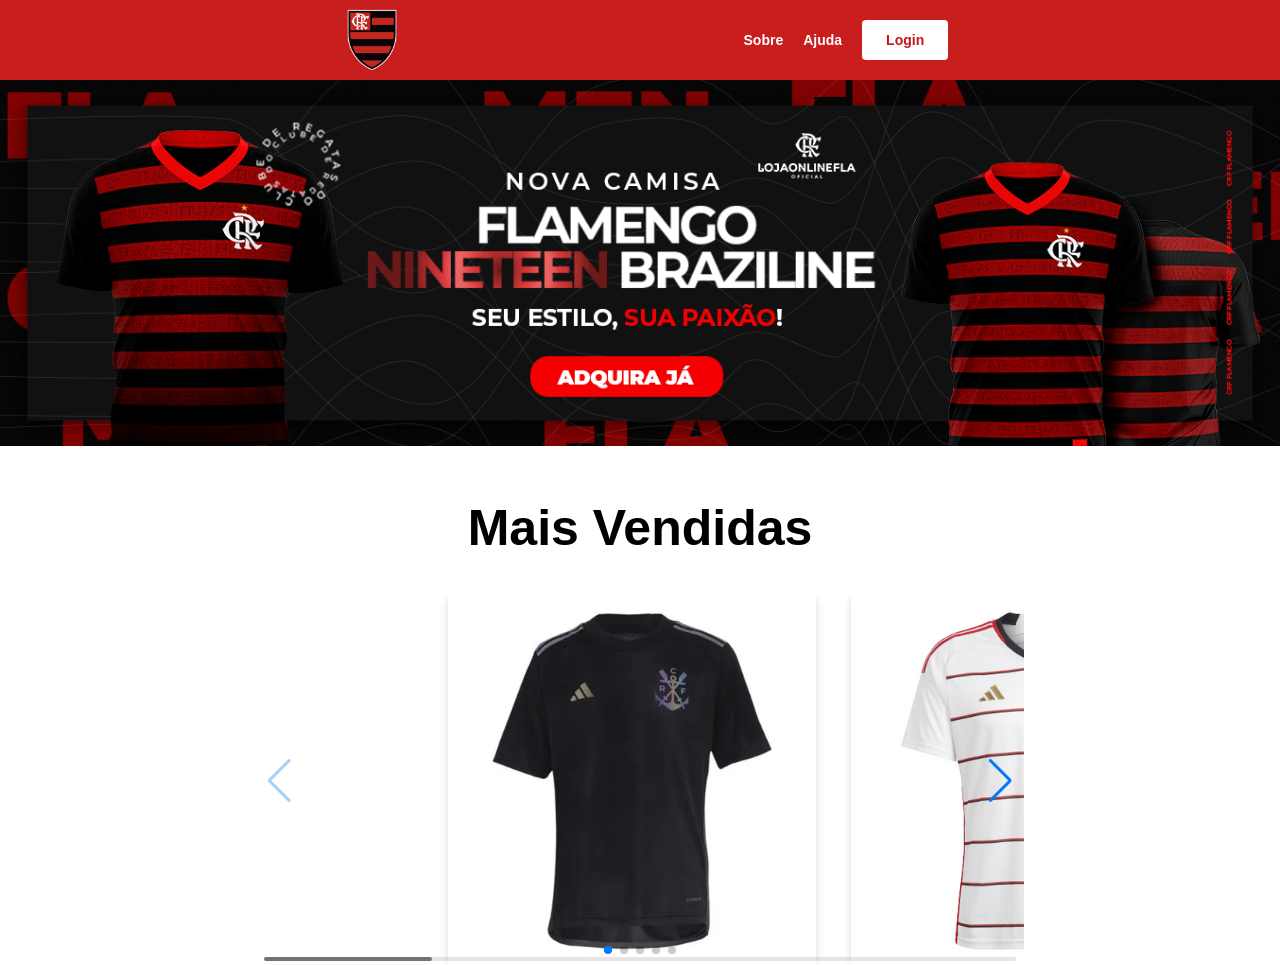
<file: index.html>
<!DOCTYPE html>
<html lang="en">
  <head>
    <meta charset="UTF-8" />
    <meta name="viewport" content="width=device-width, initial-scale=1.0" />
    <title>Document</title>
    <link rel="stylesheet" href="./styles/style.css" />
    <link rel="stylesheet" href="https://cdn.jsdelivr.net/npm/swiper@11/swiper-bundle.min.css"
    />
    <script src="https://cdn.jsdelivr.net/npm/swiper@11/swiper-bundle.min.js"></script>
    
  </head>
  <body>
    <header class="header">
      <div class="cabeça">
        <div class="logo">
          <a target="_self" href="./index.html">
            <img class="fla" src="./assets/fla-logo.png" />
          </a>
        </div>
        <div class="registro">
          <a class= "sobre" target="_self" href="./sobre.html"> Sobre </a>
          <p></p>
          <a class="ajuda" target="_blank" href="./help.html"> Ajuda </a>
          <p></p>
          <a class= "login" target="_self" href="./login.html"> Login </a>
        </div>
      </div>
    </header>

    <footer class="footer">
      <div>
        <a target="_blank" href="./compra.html">
          <img class="propaganda" src="./assets/Artboard_1.png" />
        </a>
      </div>
    </footer>
    <div>
        <div class="h2">
            <h2>Mais Vendidas</h2>
        </div>
    <div class="swiper mySwiper">
      <div class="swiper-wrapper">
        <div class="swiper-slide">
          <div class="card">
            <img src="./assets/Blusapreta.jpg" />
          </div>
        </div>
        <div class="swiper-slide">
          <div class="card">
            <img src="./assets/blusalistrada.png" />
          </div>
        </div>
        <div class="swiper-slide">
          <div class="card">
            <img src="./assets/blusapadrao.png" />
          </div>
        </div>
        <div class="swiper-slide">
          <div class="card">
            <img src="./assets/short.jpg" />
          </div>
        </div>
        <div class="swiper-slide">
          <div class="card">
            <img src="/assets/jaqueta.jpg" />
          </div>
        </div>
        <div class="swiper-slide">
          <div class="card">
            <img src="./assets/meia.jpg" />
          </div>
        </div>
        <div class="swiper-slide">
          <div class="card">
            <img src="./assets/blusabranca.jpg" />
          </div>
        </div>
        <div class="swiper-slide">
          <div class="card">
            <img src="./assets/jaquetafeminia.jpg" />
          </div>
        </div>
        <div class="swiper-slide">
          <div class="card">
            <img src="./assets/vestido.jpg" />
          </div>
        </div>
      </div>
      <div class="swiper-button-next"></div>
      <div class="swiper-button-prev"></div>
      <div class="swiper-scrollbar"></div>
      <div class="swiper-pagination"></div>
    </div>
</div>
    <script src="https://cdn.jsdelivr.net/npm/swiper@11/swiper-bundle.min.js"></script>

    <script>
      var swiper = new Swiper(".mySwiper", {
        slidesPerView: 1,
        centeredSlides: false,
        slidesPerGroupSkip: 1,
        grabCursor: true,
        keyboard: {
          enabled: true,
        },
        breakpoints: {
          769: {
            slidesPerView: 2,
            slidesPerGroup: 2,
          },
        },
        scrollbar: {
          el: ".swiper-scrollbar",
        },
        navigation: {
          nextEl: ".swiper-button-next",
          prevEl: ".swiper-button-prev",
        },
        pagination: {
          el: ".swiper-pagination",
          clickable: true,
        },
      });
    </script>
  </body>
</html>
</file>
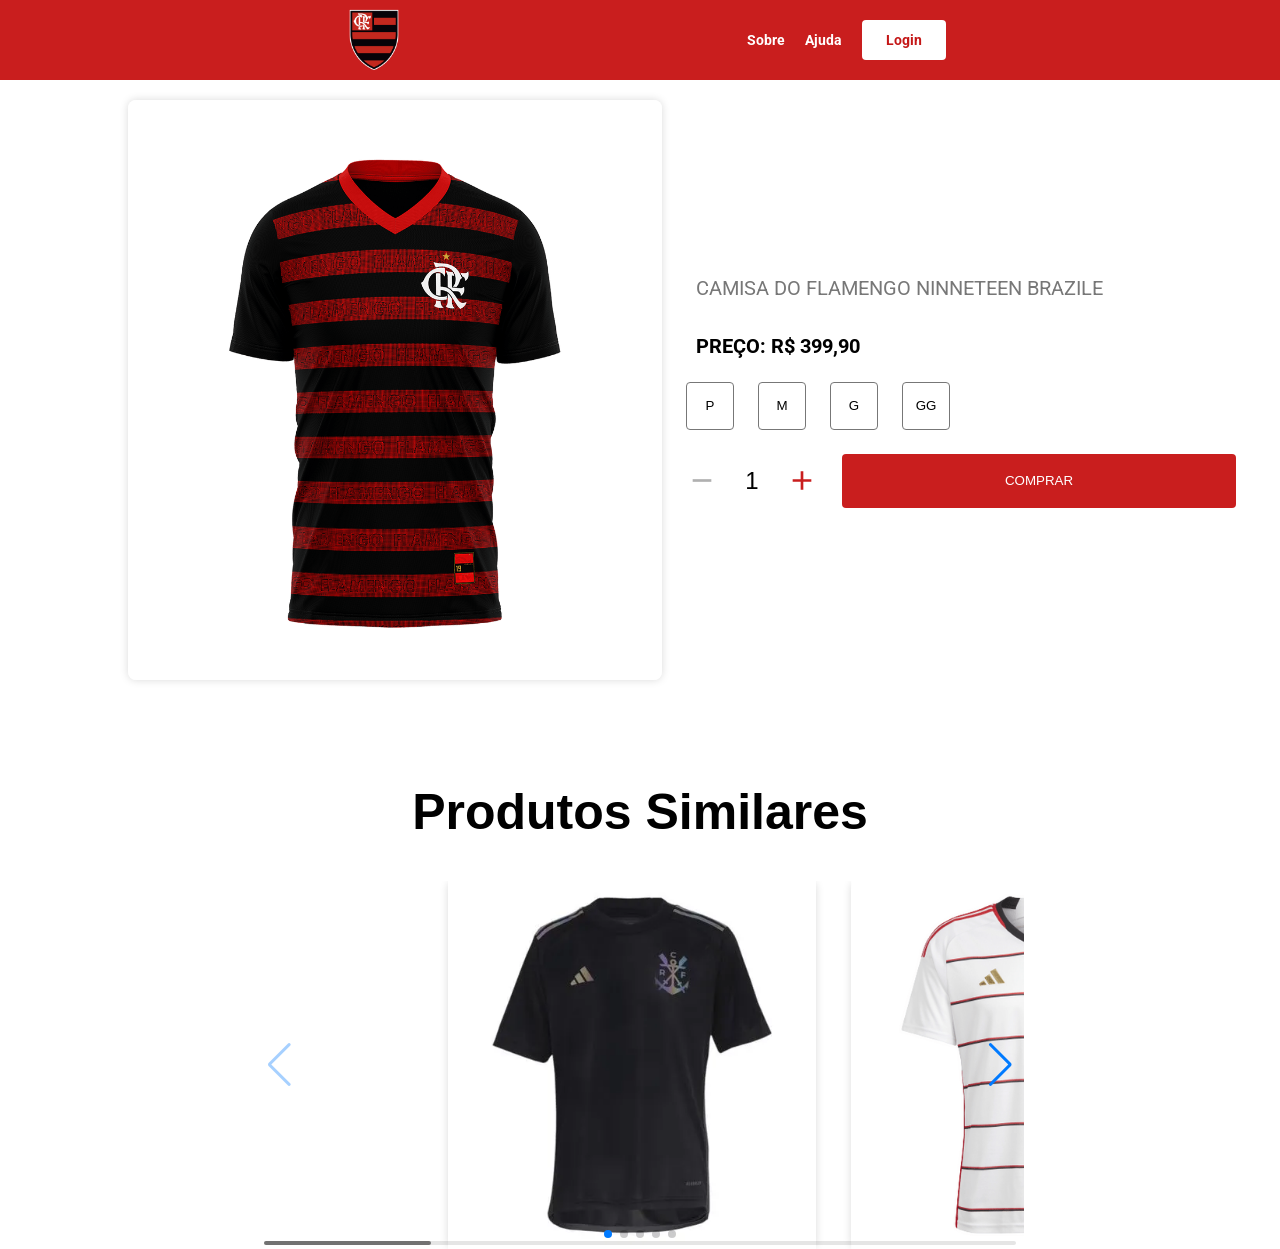
<file: compra.html>
<!DOCTYPE html>
<html lang="en">
  <head>
    <meta charset="UTF-8" />
    <meta name="viewport" content="width=device-width, initial-scale=1.0" />
    <link rel="stylesheet" href="./styles/style.css" />
    <link rel="stylesheet" href="https://cdn.jsdelivr.net/npm/swiper@11/swiper-bundle.min.css"
    />
    <title>Document</title>
    <link rel="stylesheet" href="./styles/compra.css" />

  </head>
  <body>
    <header class="header">
      <div class="cabeça">
        <div class="logo">
          <a target="_self" href="./index.html">
            <img class="fla" src="./assets/fla-logo.png" />
          </a>
        </div>
        <div class="registro">
          <a class= "sobre" target="_self" href="./sobre.html"> Sobre </a>
          <p></p>
          <a class="ajuda" target="_blank" href="./help.html"> Ajuda </a>
          <p></p>
          <a class= "login" target="_self" href="./login.html"> Login </a>
        </div>
      </div>
    </header>

    <main>
      <div class="venda">
        <div class="blusa-container">
          <img class="blusa" src="./assets/blusa.png" alt="" />
        </div>

        <div class="descricao">
          <p class="title">
            Camisa do Flamengo Ninneteen Brazile
          </p>

          <p class="preco">Preço: R$ 399,90</p>

          <!-- Botões para tamanhos de camisa -->
          <div class="size-buttons">
            <button class="size-button" onclick="selectSize('P')">P</button>
            <button class="size-button" onclick="selectSize('M')">M</button>
            <button class="size-button" onclick="selectSize('G')">G</button>
            <button class="size-button" onclick="selectSize('GG')">GG</button>
          </div>

          <!-- Botão de comprar -->
          <div class="buy-container">
            <img src="./assets/remove.svg" alt="" class="minus">
            <input type="text" readonly value="1">
            <img src="./assets/add.svg" class="plus">
            <button class="buy-button" onclick="selectSize('COMPRAR')">COMPRAR</button>
          </div>
        </div>
      </div>
    </main>

    <script>
      // Adapte esta função conforme necessário para lidar com o tamanho selecionado
      function selectSize(size) {
        alert('Você selecionou o tamanho: ' + size);
        // Adicione aqui a lógica para lidar com o tamanho selecionado
      }
    </script>

    
<div>
  <div class="h2">
      <h2>Produtos Similares</h2>
  </div>
<div class="swiper mySwiper">
<div class="swiper-wrapper">
  <div class="swiper-slide">
    <div class="card">
      <img src="./assets/Blusapreta.jpg" />
    </div>
  </div>
  <div class="swiper-slide">
    <div class="card">
      <img src="./assets/blusalistrada.png" />
    </div>
  </div>
  <div class="swiper-slide">
    <div class="card">
      <img src="./assets/blusapadrao.png" />
    </div>
  </div>
  <div class="swiper-slide">
    <div class="card">
      <img src="./assets/short.jpg" />
    </div>
  </div>
  <div class="swiper-slide">
    <div class="card">
      <img src="/assets/jaqueta.jpg" />
    </div>
  </div>
  <div class="swiper-slide">
    <div class="card">
      <img src="./assets/meia.jpg" />
    </div>
  </div>
  <div class="swiper-slide">
    <div class="card">
      <img src="./assets/blusabranca.jpg" />
    </div>
  </div>
  <div class="swiper-slide">
    <div class="card">
      <img src="./assets/jaquetafeminia.jpg" />
    </div>
  </div>
  <div class="swiper-slide">
    <div class="card">
      <img src="./assets/vestido.jpg" />
    </div>
  </div>
</div>
<div class="swiper-button-next"></div>
<div class="swiper-button-prev"></div>
<div class="swiper-scrollbar"></div>
<div class="swiper-pagination"></div>
</div>
</div>
<script src="https://cdn.jsdelivr.net/npm/swiper@11/swiper-bundle.min.js"></script>

<script>
var swiper = new Swiper(".mySwiper", {
  slidesPerView: 1,
  centeredSlides: false,
  slidesPerGroupSkip: 1,
  grabCursor: true,
  keyboard: {
    enabled: true,
  },
  breakpoints: {
    769: {
      slidesPerView: 2,
      slidesPerGroup: 2,
    },
  },
  scrollbar: {
    el: ".swiper-scrollbar",
  },
  navigation: {
    nextEl: ".swiper-button-next",
    prevEl: ".swiper-button-prev",
  },
  pagination: {
    el: ".swiper-pagination",
    clickable: true,
  },
});
</script>
  </body>
</html>
</file>
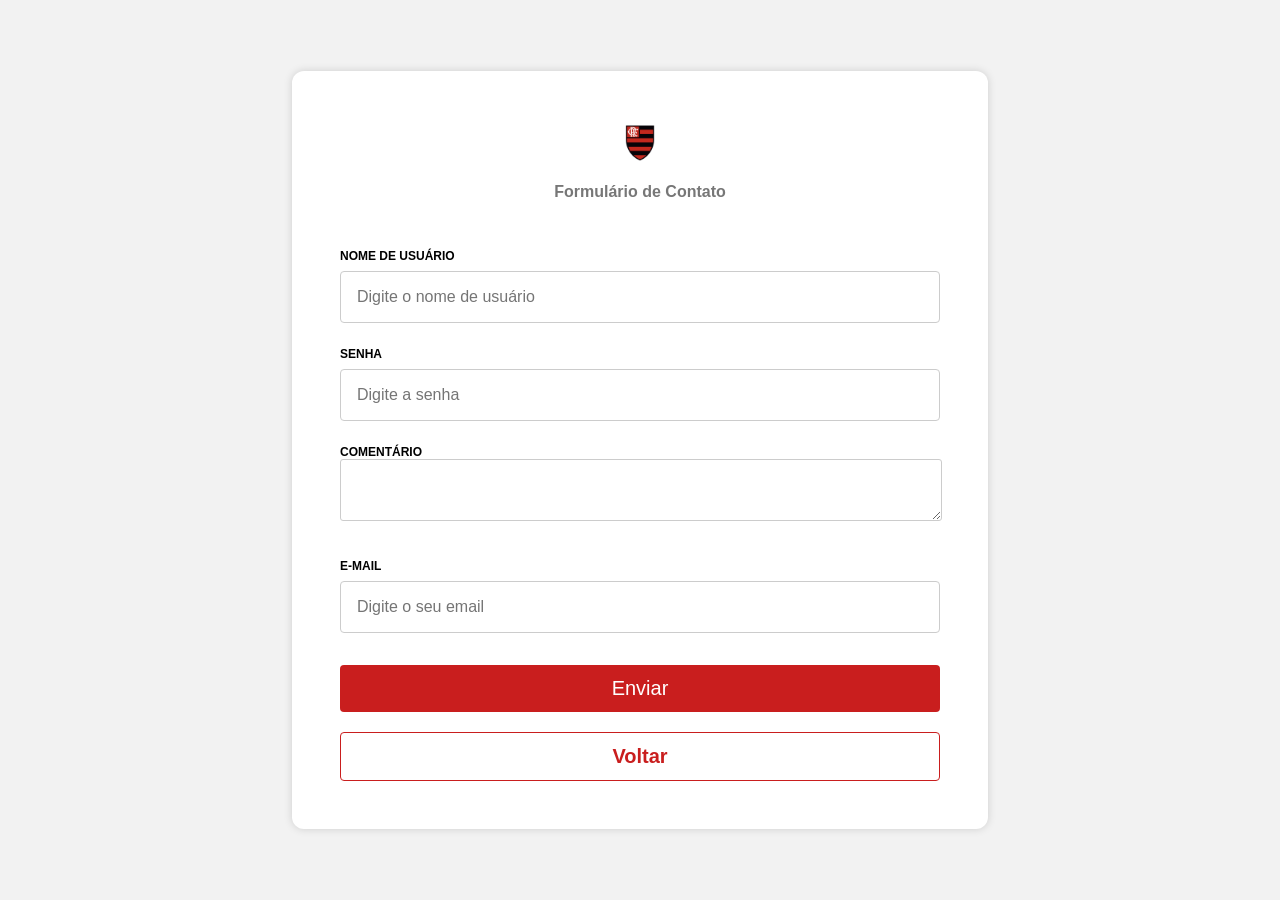
<file: help.html>
<!DOCTYPE html>
<html lang="en">
<head>
    <meta charset="UTF-8">
    <meta name="viewport" content="width=device-width, initial-scale=1.0">
    <title>Document</title>
    <link rel="stylesheet" href="./styles/help.css">
</head>
<body>
    <main>
        <div class="login-container">
            <header class="header-container">
                <img class="fla" src="./assets/fla-logo.png" />
                <h2>Formulário de Contato</h2>
            </header>
            <form>
                <div class="input-container">
                    <h3 class="input-title">
                        Nome de Usuário
                    </h3>
                    <input type="text" placeholder="Digite o nome de usuário">
                </div>
                <div class="input-container">
                    <h3 class="input-title">
                      Senha
                    </h3>
                    <input type="text" placeholder="Digite a senha">
                </div>
                <div class="input-container">
                    <h3 class="input-title" for="duvida">Comentário</h3>
                    <textarea id="duvida" name="duvida" rows="4" required></textarea>
                </div>
                <div class="input-container">
                    <h3 class="input-title" for="email">E-mail</h3>
                    <input type="email" id="email" name="email" placeholder="Digite o seu email" required>
                </div>
            </form>
                <div class="buttons-container">
                    <button class="enter">Enviar</button>
                    <a class="return" target="_self" href="./index.html">Voltar</a>
                </div>
            </div>
            </div>
            </form>           
        </div>
    </main>
</body>
</html>
</file>
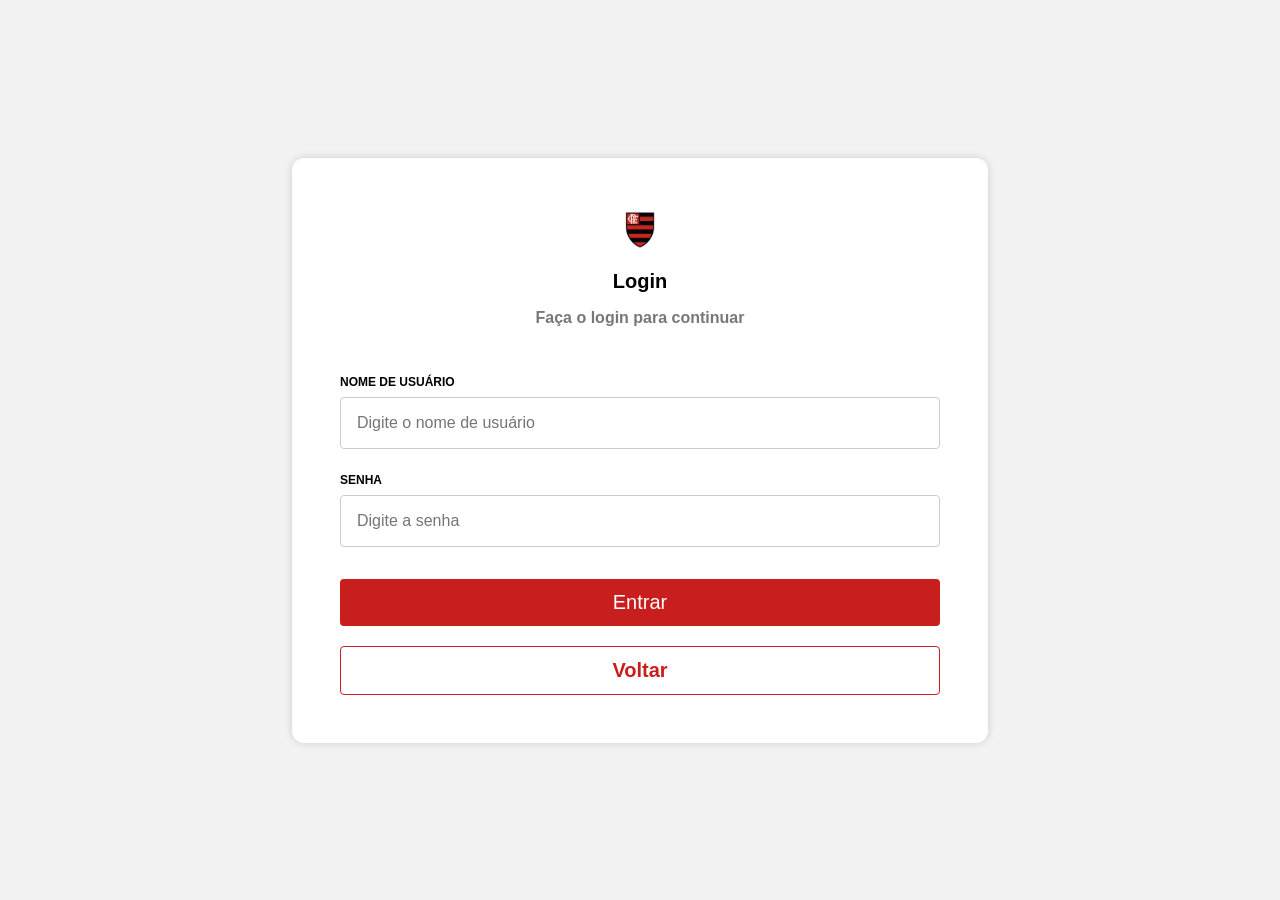
<file: login.html>
<!DOCTYPE html>
<html lang="en">
<head>
    <meta charset="UTF-8">
    <meta name="viewport" content="width=device-width, initial-scale=1.0">
    <title>Document</title>
    <link rel="stylesheet" href="./styles/login.css">
</head>
<body>
    <main>
        <div class="login-container">
            <header class="header-container">
                <img class="fla" src="./assets/fla-logo.png" />
                <h1>Login</h1>
                <h2>Faça o login para continuar</h2>
            </header>
            <form>
                <div class="input-container">
                    <h3 class="input-title">
                        Nome de Usuário
                    </h3>
                    <input type="text" placeholder="Digite o nome de usuário">
                </div>
                <div class="input-container">
                    <h3 class="input-title">
                      Senha
                    </h3>
                    <input type="text" placeholder="Digite a senha">
                </div>
            </form>

            <div class="buttons-container">
                <button class="enter">Entrar</button>
                <a class="return" target="_self" href="./index.html">Voltar</a>
            </div>
        </div>
    </main>
</body>
</html>
</file>
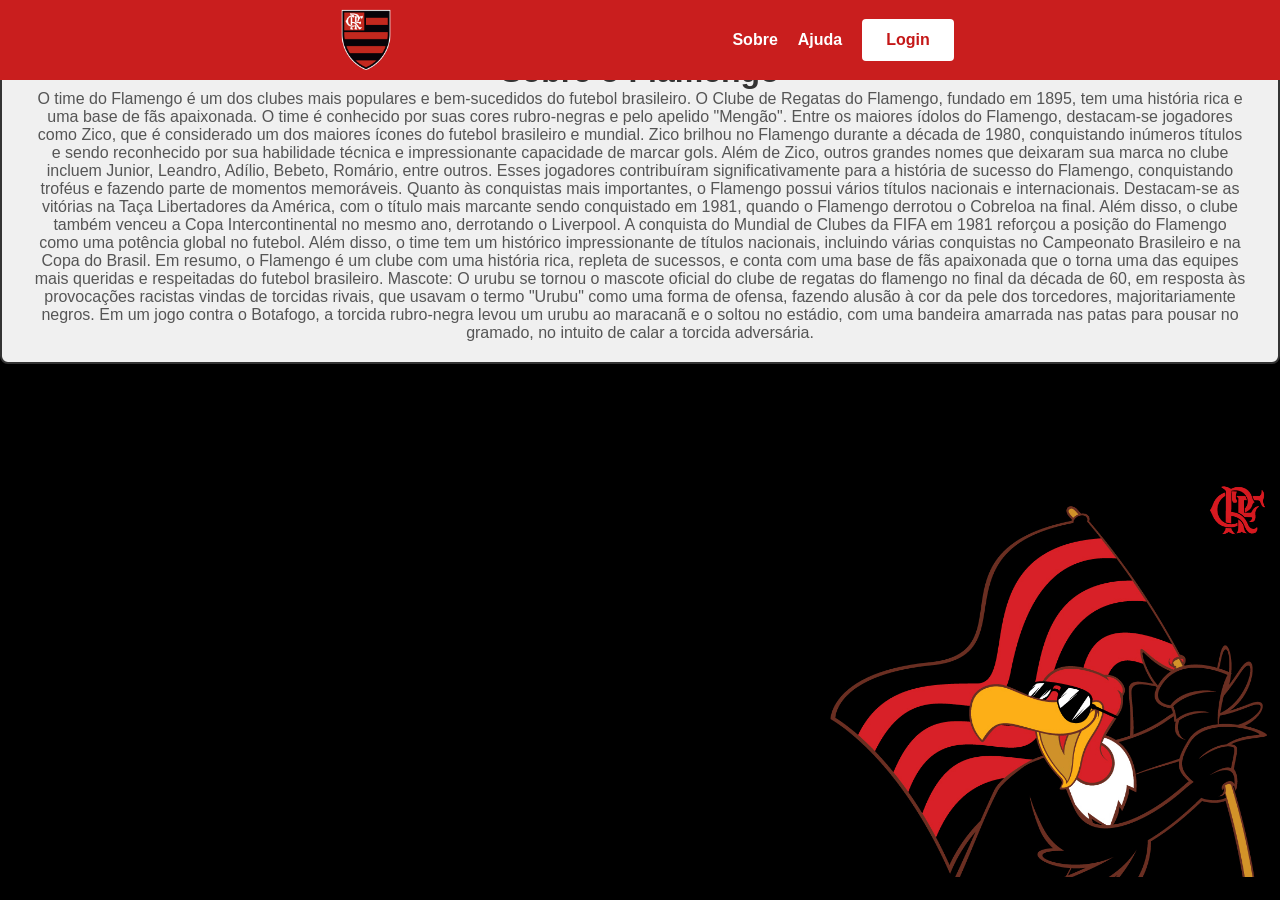
<file: sobre.html>
<!DOCTYPE html>
<html lang="en">
<head>
    <meta charset="UTF-8">
    <meta name="viewport" content="width=device-width, initial-scale=1.0">
    <title>Document</title>
    <link rel="stylesheet" href="./styles/sobre.css">
</head>
<body>
    <header class="header">
        <div class="cabeça">
            <div class="logo">
                <a target="_self" href="./index.html">
                    <img class="fla" src="./assets/fla-logo.png">
                </a>
            </div>
            <div class="registro">
                <a class= "sobre" target="_self" href="./sobre.html"> Sobre </a>
                <p></p>
                <a class="ajuda" target="_blank" href="./help.html"> Ajuda </a>
                <p></p>
                <a class= "login" target="_self" href="./login.html"> Login </a>
              </div>
    </header>
    <div class="wrapper">
        <div class="content">
          <h1>Sobre o Flamengo</h1>
          <p>O time do Flamengo é um dos clubes mais populares e bem-sucedidos do futebol brasileiro. O Clube de Regatas do Flamengo, fundado em 1895, tem uma história rica e uma base de fãs apaixonada. O time é conhecido por suas cores rubro-negras e pelo apelido "Mengão".
            Entre os maiores ídolos do Flamengo, destacam-se jogadores como Zico, que é considerado um dos maiores ícones do futebol brasileiro e mundial. Zico brilhou no Flamengo durante a década de 1980, conquistando inúmeros títulos e sendo reconhecido por sua habilidade técnica e impressionante capacidade de marcar gols.       
            Além de Zico, outros grandes nomes que deixaram sua marca no clube incluem Junior, Leandro, Adílio, Bebeto, Romário, entre outros. Esses jogadores contribuíram significativamente para a história de sucesso do Flamengo, conquistando troféus e fazendo parte de momentos memoráveis.
            Quanto às conquistas mais importantes, o Flamengo possui vários títulos nacionais e internacionais. Destacam-se as vitórias na Taça Libertadores da América, com o título mais marcante sendo conquistado em 1981, quando o Flamengo derrotou o Cobreloa na final. Além disso, o clube também venceu a Copa Intercontinental no mesmo ano, derrotando o Liverpool.
            A conquista do Mundial de Clubes da FIFA em 1981 reforçou a posição do Flamengo como uma potência global no futebol. Além disso, o time tem um histórico impressionante de títulos nacionais, incluindo várias conquistas no Campeonato Brasileiro e na Copa do Brasil.
            Em resumo, o Flamengo é um clube com uma história rica, repleta de sucessos, e conta com uma base de fãs apaixonada que o torna uma das equipes mais queridas e respeitadas do futebol brasileiro.
             
            Mascote:
            
            O urubu se tornou o mascote oficial do clube de regatas do flamengo no final da década de 60, em resposta às provocações racistas vindas de torcidas rivais, que usavam o termo "Urubu" como uma forma de ofensa, fazendo alusão à cor da pele dos torcedores, majoritariamente negros.
            Em um jogo contra o Botafogo, a torcida rubro-negra levou um urubu ao maracanã e o soltou no estádio, com uma bandeira amarrada nas patas para pousar no gramado, no intuito de calar a torcida adversária.</p>
        </div>
      </div>
      <img class="urubu" src="./assets/urubu.png">
</body>
</html>
</file>
<file: styles/style.css>
* {
    padding: 0;
    margin: 0;
}

@import url('https://fonts.googleapis.com/css2?family=Roboto:wght@100;700&display=swap');

header {
    width: 100vw;
    height: 10vh;
    position: fixed;
    top: 0;
}

.cabeça {
    display: flex;
    flex-wrap: nowrap;
    justify-content: space-evenly;    
    align-items: center;
    background-color: rgb(201, 30, 30);
}

.logo {
    display: flex;
    height: 80px;
    width: 80px;
}

.footer {
    flex-wrap: nowrap;
    justify-content: center;
}

.card {
  border-radius: 8px;
  box-shadow: 0px 0px 8px 0px rgba(0, 0, 0, 0.15);
  margin-right: 16px;
}

.card img {
  width: 346px;
  height: auto;
}

.propaganda {
    width: 100vw;
    height: 100%;
    margin-top: 80px ;
}

.fla {
    width: 80px;
    height: 80px;
    object-fit: contain;
}

.registro {
    display: flex;
    justify-content: space-around;
    align-items: center;
}

.ajuda {
  display: flex;
    font-weight: bold;
    font-family:'Roboto', sans-serif;
    text-decoration: none;
    color: #ffffff;
}

.sobre {
  display: flex;
    font-weight: bold;
    font-family:'Roboto', sans-serif;
    text-decoration: none;
    color: #ffffff;
}

.login {
  display: flex;
    font-weight: bold;
    font-family:'Roboto', sans-serif;   
    text-decoration: none;
    color: #c41717;
    background-color: rgb(255, 255, 255);
    padding: 12px 24px;
    border-radius: 4px;
}

p {
    margin: 0px 10px;
}

html,
body {
  position: relative;
  height: 100%;
}

body {
  background: #ffffff;
  font-family: Helvetica Neue, Helvetica, Arial, sans-serif;
  font-size: 14px;
  color: #000;
  margin: 0;
  padding: 0;
}

h2 {
    margin-top: 100px;
    font-size: 50px;
    font-family: Helvetica Neue, Helvetica, Arial, sans-serif;
    color: #000000;
    margin: 0 auto;
    margin-top: 50px;
    width: fit-content;
}

.swiper {
  width: 60%;
  height: 100%;
  margin-top: 40px;
}

.swiper-slide {
  display: flex;
  flex-direction: column;
  align-items: center;
  justify-content: center;
  position: relative;
}

.swiper-slide img {
  display: block;
  width: 100%;
}

@media only screen and (min-width: 769px) {
  .swiper-slide:first-child {
    transition: transform 100ms;
  }

  .swiper-slide:first-child img {
    transition: box-shadow 500ms;
  }

  .swiper-slide.swiper-slide-active:first-child {
    transform: translateX(50%);
    z-index: 2;
  }

  .swiper-slide:nth-child(2) {
    transition: transform 100ms;
  }

  .swiper-slide.swiper-slide-next:nth-child(2) {
    transform: translateX(55%);
    z-index: 1;
  }

  .swiper[dir="rtl"] .swiper-slide.swiper-slide-active:first-child {
    transform: translateX(-50%);
  }

  .swiper[dir="rtl"] .swiper-slide.swiper-slide-next:nth-child(2) {
    transform: translateX(-55%);
  }
}
</file>
<file: styles/compra.css>
@import url('https://fonts.googleapis.com/css2?family=Roboto:wght@100;400&display=swap');

* {
    padding: 0;
    margin: 0;
}

header {
    width: 100vw;
    height: 10vh;
    position: fixed;
    top: 0;
}

.cabeça {
    display: flex;
    flex-wrap: nowrap;
    justify-content: space-evenly;    
    align-items: center;
    background-color: rgb(201, 30, 30);
}

.ajuda {
    display: flex;
      font-weight: bold;
      font-family:'Roboto', sans-serif;
      text-decoration: none;
      color: #ffffff;
  }
  
  .sobre {
    display: flex;
      font-weight: bold;
      font-family:'Roboto', sans-serif;
      text-decoration: none;
      color: #ffffff;
  }
  
  .login {
    display: flex;
      font-weight: bold;
      font-family:'Roboto', sans-serif;   
      text-decoration: none;
      color: #c41717;
      background-color: rgb(255, 255, 255);
      padding: 12px 24px;
      border-radius: 4px;
  }

  p {
    margin: 0px 10px;
}

body {
    height: 200px;
}

.logo {
    display: flex;
    height: 80px;
    width: 80px;
}

.fla {
    width: 80px;
    height: 80px;
    object-fit: contain;
}

.registro {
    display: flex;
    justify-content: space-around;
    align-items: center;
}

.venda {
    display: flex;
    align-items: center;
    width: 80%;
    margin: 100px auto;
    gap: 24px;
}

.blusa {
    height: 580px;
    width: 534px;
    border-radius: 8px;
    box-shadow: 0px 0px 8px 0px rgba(0,0,0,0.15);
}

.descricao {
    font-family: 'Roboto', sans-serif;
    text-transform: uppercase;
    display: flex;
    flex-direction: column;
    gap: 24px;
}

.title {
    color: #777;
    font-size: 20px;
    text-align: left;
}

.size-buttons {
    display: flex;
    gap: 24px;
  }
  
  .size-button {
    width: 48px;
    height: 48px;
    padding: 10px;
    border-radius: 4px;
    background-color: #fff;
    border: 1px solid #777;
  }

  .buy-container {
    display: flex;
    align-items: center;
    gap: 24px;
  }

  .buy-container input {
    width: 20px;
    text-align: center;
    border: none;
    font-size: 24px;
  }

  .buy-button {
    background-color: #C91E1E;
    border-radius: 4px;
    width: 394px;
    height: 54px;
    text-align: center;
    color: #fff;
    border: none;
  }
  
  .size-button:hover {
    background-color: rgb(141, 0, 0);
    color: #fff;
  }

  .preco {
    text-align: left;
    font-size: 20px;
    margin-top: 10px;
    font-weight: bold;
  }

  .descricao {
    text-align: center;
  }
  html,
  body {
    position: relative;
    height: 100%;
  }
  
  .card {
    border-radius: 8px;
    box-shadow: 0px 0px 8px 0px rgba(0, 0, 0, 0.15);
    margin-right: 16px;
  }
  
  .card img {
    width: 346px;
    height: auto;
  }

  body {
    background: #ffffff;
    font-family: Helvetica Neue, Helvetica, Arial, sans-serif;
    font-size: 14px;
    color: #000;
    margin: 0;
    padding: 0;
  }
  
  h2 {
      margin-top: 100px;
      font-size: 50px;
      font-family: Helvetica Neue, Helvetica, Arial, sans-serif;
      color: #000000;
      margin: 0 auto;
      margin-top: 50px;
      width: fit-content;
  }

.swiper {
  width: 60%;
  height: 100%;
  margin-top: 40px;
}

.swiper-slide {
  display: flex;
  flex-direction: column;
  align-items: center;
  justify-content: center;
  position: relative;
}

.swiper-slide img {
  display: block;
  width: 100%;
}

  @media only screen and (min-width: 769px) {
    .swiper-slide:first-child {
      transition: transform 100ms;
    }
  
    .swiper-slide:first-child img {
      transition: box-shadow 500ms;
    }
  
    .swiper-slide.swiper-slide-active:first-child {
      transform: translateX(50%);
      z-index: 2;
    }
  
    .swiper-slide:nth-child(2) {
      transition: transform 100ms;
    }
  
    .swiper-slide.swiper-slide-next:nth-child(2) {
      transform: translateX(55%);
      z-index: 1;
    }
  
    .swiper[dir="rtl"] .swiper-slide.swiper-slide-active:first-child {
      transform: translateX(-50%);
    }
  
    .swiper[dir="rtl"] .swiper-slide.swiper-slide-next:nth-child(2) {
      transform: translateX(-55%);
    }
  }
</file>
<file: styles/help.css>
* {
  padding: 0px;
  margin: 0px;
}

body {
  font-family: Arial, sans-serif;
  background-color: #f2f2f2;
  margin: 0;
  padding: 0;
  align-items: center;
  height: 100vh;
  width: 100vw;
}

.login-container {
  background-color: #fff;
  width: 600px;
  padding: 48px;
  border-radius: 12px;
  box-shadow: 0px 0px 8px 0px rgba(0, 0, 0, 0.15);
  text-align: center;
}

main {
  width: 100%;
  height: 100%;
  display: flex;
  justify-content: center;
  align-items: center;
}

.fla {
  width: 48px;
  height: 48px;
}

.header-container {
  display: flex;
  flex-direction: column;
  align-items: center;
  gap: 16px;
  margin-bottom: 48px;
}

.header-container h1 {
  font-size: 20px;
  font-weight: bold;
}

.header-container h2 {
  font-size: 16px;
  color: #777;
}

form {
  width: 100%;
  display: flex;
  flex-direction: column;
  gap: 24px;
  margin-bottom: 32px;
}

.input-container .input-title {
  font-size: 12px;
  font-weight: bold;
  text-align: left;
  text-transform: uppercase;
}

.input-container input {
  width: 566px;
  color: #777;
  font-size: 16px;
  padding: 16px;
  margin-top: 8px;
  border-radius: 4px;
  border: 1px solid #CCC;
}

.buttons-container {
  display: flex;
  flex-direction: column;
  gap: 20px;
}

textarea {
  width: 100%;
  margin-bottom: 10px;
  border-radius: 3px;
  border: 1px solid #CCC
}

.buttons-container .enter {
  border: none;
  cursor: pointer;
  padding: 12px 24px;
  background-color: #C91E1E;
  border-radius: 4px;
  font-size: 20px;
  color: #fff;
}

.buttons-container .return {
  cursor: pointer;
  border: 1px solid #C91E1E;
  font-size: 20px;
  padding: 12px 24px;
  background-color: #fff;
  font-weight: bold;
  border-radius: 4px;
  color: #C91E1E;
  text-decoration: none;
}
</file>
<file: styles/login.css>
* {
    padding: 0px;
    margin: 0px;
}

body {
    font-family: Arial, sans-serif;
    background-color: #f2f2f2;
    margin: 0;
    padding: 0;
    align-items: center;
    height: 100vh;
    width: 100vw;
}

.login-container {
    background-color: #fff;
    width: 600px;
    padding: 48px;
    border-radius: 12px;
    box-shadow: 0px 0px 8px 0px rgba(0, 0, 0, 0.15);
    text-align: center;
}

main {
    width: 100%;
    height: 100%;
    display: flex;
    justify-content: center;
    align-items: center;
}

.fla {
    width: 48px;
    height: 48px;
}

.header-container {
    display: flex;
    flex-direction: column;
    align-items: center;
    gap: 16px;
    margin-bottom: 48px;
}

.header-container h1 {
    font-size: 20px;
    font-weight: bold;
}

.header-container h2 {
    font-size: 16px;
    color: #777;
}

form {
    width: 100%;
    display: flex;
    flex-direction: column;
    gap: 24px;
    margin-bottom: 32px;
}

.input-container .input-title {
    font-size: 12px;
    font-weight: bold;
    text-align: left;
    text-transform: uppercase;
}

.input-container input {
    width: 566px;
    color: #777;
    font-size: 16px;
    padding: 16px;
    margin-top: 8px;
    border-radius: 4px;
    border: 1px solid #CCC;
}

.buttons-container {
    display: flex;
    flex-direction: column;
    gap: 20px;
}

.buttons-container .enter {
    border: none;
    cursor: pointer;
    padding: 12px 24px;
    background-color: #C91E1E;
    border-radius: 4px;
    font-size: 20px;
    color: #fff;
}

.buttons-container .return {
    cursor: pointer;
    border: 1px solid #C91E1E;
    font-size: 20px;
    padding: 12px 24px;
    background-color: #fff;
    font-weight: bold;
    border-radius: 4px;
    color: #C91E1E;
    text-decoration: none;
}
</file>
<file: styles/sobre.css>
* {
    padding: 0;
    margin: 0;
}

header {
    width: 100vw;
    height: 10vh;
    position: fixed;
    top: 0;
}

.cabeça {
    display: flex;
    flex-wrap: nowrap;
    justify-content: space-evenly;    
    align-items: center;
    background-color: rgb(201, 30, 30);
}

.logo {
    display: flex;
    height: 80px;
    width: 80px;
}

.footer {
    display: flex;
    flex-wrap: nowrap;
    justify-content: center;
}

.fla {
    width: 80px;
    height: 80px;
    object-fit: contain;
}

.registro {
  display: flex;
  justify-content: space-around;
  align-items: center;
}

.ajuda {
display: flex;
  font-weight: bold;
  font-family:'Roboto', sans-serif;
  text-decoration: none;
  color: #ffffff;
}

.sobre {
display: flex;
  font-weight: bold;
  font-family:'Roboto', sans-serif;
  text-decoration: none;
  color: #ffffff;
}

.login {
display: flex;
  font-weight: bold;
  font-family:'Roboto', sans-serif;   
  text-decoration: none;
  color: #c41717;
  background-color: rgb(255, 255, 255);
  padding: 12px 24px;
  border-radius: 4px;
}

p {
    margin: 0px 10px;
}

body, html {
    height: 75%;
    margin: 0;
    font-family: Arial, sans-serif;
    background-color: black;
  }
  
  .wrapper {
    display: flex;
    justify-content: center;
    align-items: center;
    height: 78%;
  }
  
  .content {
    text-align: center;
    padding: 20px;
    border: 2px solid #333;
    border-radius: 8px;
    background-color: #f0f0f0;
  }
  
  .content h1 {
    color: #333;
  }
  
  .content p {
    color: #555;
  }
  
  .urubu {
    display: flex;
    margin-top: 6%;
    margin-left: 55%;
    height: 80%;
    width: 45%;
  }
</file>
